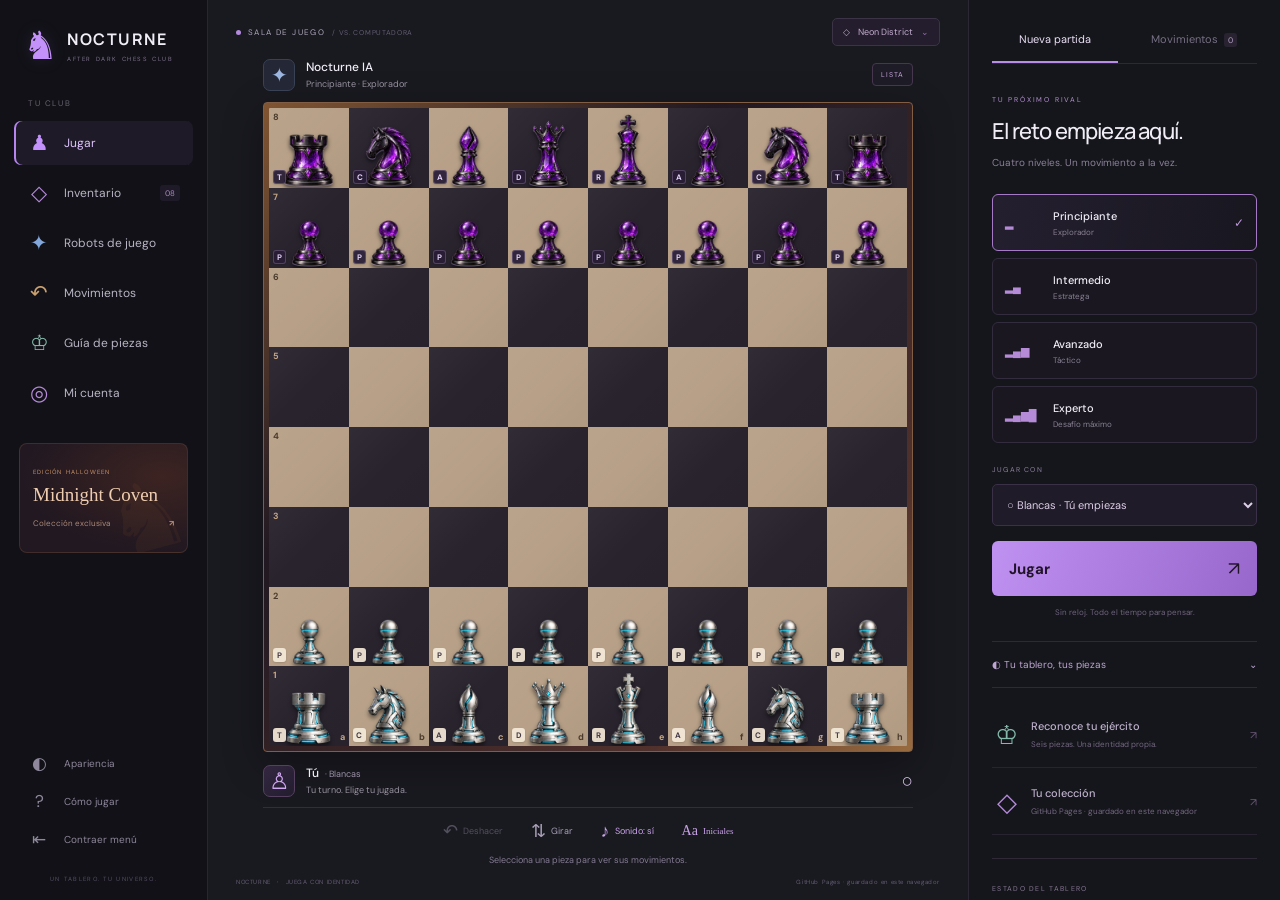
<file: index.html>
<!doctype html>
<html lang="es"><head><meta charset="UTF-8"><meta name="viewport" content="width=device-width,initial-scale=1"><meta name="theme-color" content="#121219"><meta name="description" content="Tu club de ajedrez: juega contra la IA y personaliza tu ejército con colecciones exclusivas."><title>Nocturne · Sala de juego</title><link rel="stylesheet" href="public/style.css?v=20261023-sculpture-v2"><link rel="icon" href="public/icon.svg" type="image/svg+xml"></head>
<body><div class="chess-app">
<aside class="club-nav" aria-label="Menú principal">
<a class="brand" href="./"><span>♞</span><div>NOCTURNE<small>AFTER DARK CHESS CLUB</small></div></a>
<div class="nav-section-label">TU CLUB</div>
<nav><button class="nav-item active" id="navPlay"><span class="nav-icon">♟</span><span class="nav-label">Jugar</span><i></i></button><button class="nav-item" id="openSkins"><span class="nav-icon purple">◇</span><span class="nav-label">Inventario</span><small>08</small></button><button class="nav-item" id="navBots"><span class="nav-icon blue">✦</span><span class="nav-label">Robots de juego</span></button><button class="nav-item" id="navHistory"><span class="nav-icon amber">↶</span><span class="nav-label">Movimientos</span></button><button class="nav-item" id="pieceGuide"><span class="nav-icon mint">♔</span><span class="nav-label">Guía de piezas</span></button><button class="nav-item" id="accountButton"><span class="nav-icon purple">◎</span><span class="nav-label" id="accountLabel">Mi cuenta</span></button></nav>
<button class="season-card" id="seasonSkins"><span class="season-card-icon">♞</span><small>EDICIÓN HALLOWEEN</small><strong>Midnight Coven</strong><span>Colección exclusiva <b>↗</b></span></button>
<div class="nav-bottom"><button class="nav-item" id="navAppearance"><span class="nav-icon">◐</span><span class="nav-label">Apariencia</span></button><button class="nav-item" id="help"><span class="nav-icon">?</span><span class="nav-label">Cómo jugar</span></button><button class="nav-item" id="collapseNav" aria-expanded="true"><span class="nav-icon">⇤</span><span class="nav-label">Contraer menú</span></button><span class="nav-footnote">UN TABLERO. TU UNIVERSO.</span></div>
</aside>
<main class="play-area" id="play">
<div class="room-topline"><span><i></i> SALA DE JUEGO <small>/ VS. COMPUTADORA</small></span><button id="roomSkins">◇ <span id="equippedName">Midnight Coven</span> <b>⌄</b></button></div>
<section class="arena" aria-label="Partida de ajedrez">
<div class="player opponent"><div class="avatar ai">✦</div><div class="player-info"><strong>Nocturne IA</strong><small id="opponent">Principiante · Explorador</small></div><span class="badge" id="aiBadge">LISTA</span></div>
<div class="board-shell"><div id="board" class="board" role="group" aria-label="Tablero de ajedrez"></div></div>
<div class="player you"><div class="avatar">♙</div><div class="player-info"><strong>Tú <span id="youColor">· Blancas</span></strong><small id="status" aria-live="polite">Tu turno. Elige tu jugada.</small></div><span class="player-color" id="armyColor">○</span></div>
<div class="board-tools"><button id="undo" title="Deshacer el último turno">↶ <span>Deshacer</span></button><button id="flip" title="Cambiar orientación del tablero">⇅ <span>Girar</span></button><button id="sound" aria-pressed="true">♪ <span>Sonido: sí</span></button><button id="pieceLabels" aria-pressed="true" title="Mostrar u ocultar las iniciales de las piezas">Aa <span>Iniciales</span></button></div>
<div class="selection-line" id="selectedPieceInfo" aria-live="polite">Selecciona una pieza para ver sus movimientos.</div>
</section>
<div class="play-footer"><span>NOCTURNE <b>·</b> JUEGA CON IDENTIDAD</span><span id="saveStatus" aria-live="polite">Conectando tu colección…</span></div>
</main>
<aside class="control-sidebar" aria-label="Controles de partida">
<div class="panel-tabs" role="tablist"><button id="setupTab" class="active" role="tab" aria-controls="setupPanel" aria-selected="true">Nueva partida</button><button id="movesTab" role="tab" aria-controls="movesPanel" aria-selected="false">Movimientos <span id="moveCount">0</span></button></div>
<section id="setupPanel" role="tabpanel" aria-labelledby="setupTab"><div class="panel-heading"><span class="eyebrow">TU PRÓXIMO RIVAL</span><h1>El reto empieza aquí.</h1><p>Cuatro niveles. Un movimiento a la vez.</p></div><div id="levels" class="levels"></div><label for="side">JUGAR CON</label><select id="side"><option value="w">○ Blancas · Tú empiezas</option><option value="b">● Negras · La IA empieza</option></select><button id="new" class="primary">Jugar <span>↗</span></button><p class="small-note">Sin reloj. Todo el tiempo para pensar.</p>
<details id="appearancePanel" class="appearance-panel"><summary><span>◐ Tu tablero, tus piezas</span><b>⌄</b></summary><div class="appearance-content"><label>TABLERO <span id="themeName">Halloween</span></label><div id="themes" class="swatches"></div><label for="pieces">SKIN DE TU EJÉRCITO</label><select id="pieces"><option value="classic">Heritage · Clásicas</option><option value="modern">Monolith · Titanio</option><option value="mono">Type Club · Cromo</option><option value="cyber">Neon District · Cyberpunk</option><option value="cosmic">Orbit · Cósmicas</option><option value="samurai">Shogun · Bronce</option><option value="amethyst">Amethyst Royale · Cristal</option><option value="halloween">Midnight Coven · Halloween</option></select><button class="collection-link" id="panelSkins">Abrir inventario <span>↗</span></button></div></details>
<div class="quick-links"><button id="guideShortcut"><span class="quick-icon mint">♔</span><span><strong>Reconoce tu ejército</strong><small>Seis piezas. Una identidad propia.</small></span><b>↗</b></button><button id="collectionStatus"><span class="quick-icon purple">◇</span><span><strong>Tu colección</strong><small id="collectionNote">Guardado local</small></span><b>↗</b></button></div>
</section>
<section id="movesPanel" role="tabpanel" aria-labelledby="movesTab" hidden><div class="panel-heading"><span class="eyebrow">EL RECORRIDO</span><h2>Cada jugada cuenta.</h2><p>El historial de tu partida actual.</p></div><div class="journal-head"><span>#</span><span>BLANCAS</span><span>NEGRAS</span></div><div id="moves" class="moves"></div><button id="backToSetup" class="collection-link">Configurar nueva partida <span>↗</span></button></section>
<div class="position"><span>ESTADO DEL TABLERO</span><strong id="position">Posición inicial</strong><div class="balance"><i id="balance"></i></div><small id="material">Material equilibrado</small></div>
<div class="club-motto">Piensa en tu siguiente movimiento.<br><em>La noche es tuya.</em></div>
</aside></div>
<dialog id="modal"><h2 id="modalTitle"></h2><div id="modalContent"></div><button class="primary" id="closeModal">Entendido</button></dialog>
<link rel="preload" href="public/assets/coven-v2.webp" as="image"><link rel="preload" href="public/assets/prism-v2.webp" as="image"><script type="module" src="public/app.js?v=20261023-sculpture-v2"></script></body></html>
</file>
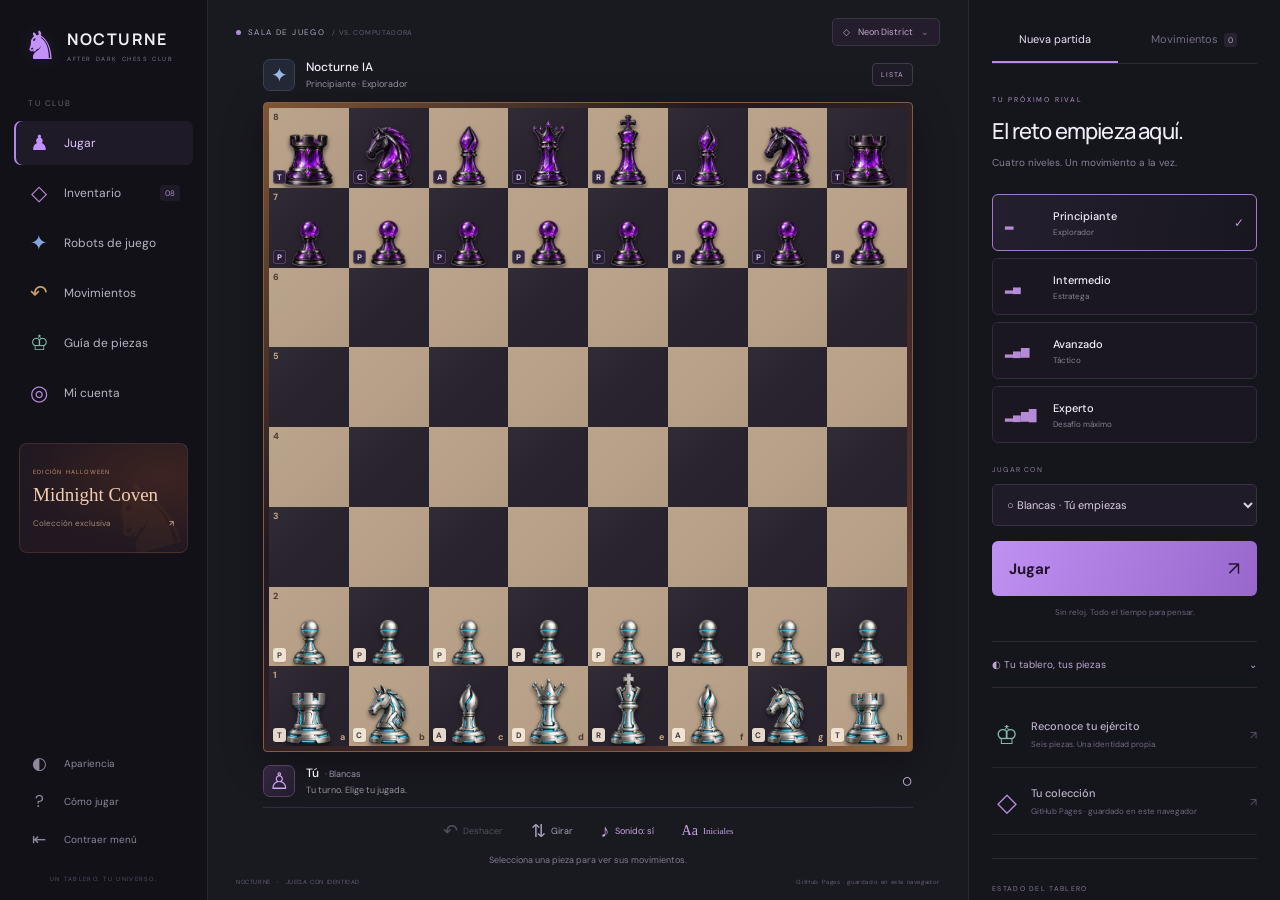
<file: public/game.html>
<!doctype html>
<html lang="es"><head><meta charset="UTF-8"><meta name="viewport" content="width=device-width,initial-scale=1"><meta name="theme-color" content="#121219"><meta name="description" content="Tu club de ajedrez: juega contra la IA y personaliza tu ejército con colecciones exclusivas."><title>Nocturne · Sala de juego</title><link rel="stylesheet" href="style.css?v=20261023-sculpture-v2"><link rel="icon" href="icon.svg" type="image/svg+xml"></head>
<body><div class="chess-app">
<aside class="club-nav" aria-label="Menú principal">
<a class="brand" href="./"><span>♞</span><div>NOCTURNE<small>AFTER DARK CHESS CLUB</small></div></a>
<div class="nav-section-label">TU CLUB</div>
<nav><button class="nav-item active" id="navPlay"><span class="nav-icon">♟</span><span class="nav-label">Jugar</span><i></i></button><button class="nav-item" id="openSkins"><span class="nav-icon purple">◇</span><span class="nav-label">Inventario</span><small>08</small></button><button class="nav-item" id="navBots"><span class="nav-icon blue">✦</span><span class="nav-label">Robots de juego</span></button><button class="nav-item" id="navHistory"><span class="nav-icon amber">↶</span><span class="nav-label">Movimientos</span></button><button class="nav-item" id="pieceGuide"><span class="nav-icon mint">♔</span><span class="nav-label">Guía de piezas</span></button><button class="nav-item" id="accountButton"><span class="nav-icon purple">◎</span><span class="nav-label" id="accountLabel">Mi cuenta</span></button></nav>
<button class="season-card" id="seasonSkins"><span class="season-card-icon">♞</span><small>EDICIÓN HALLOWEEN</small><strong>Midnight Coven</strong><span>Colección exclusiva <b>↗</b></span></button>
<div class="nav-bottom"><button class="nav-item" id="navAppearance"><span class="nav-icon">◐</span><span class="nav-label">Apariencia</span></button><button class="nav-item" id="help"><span class="nav-icon">?</span><span class="nav-label">Cómo jugar</span></button><button class="nav-item" id="collapseNav" aria-expanded="true"><span class="nav-icon">⇤</span><span class="nav-label">Contraer menú</span></button><span class="nav-footnote">UN TABLERO. TU UNIVERSO.</span></div>
</aside>
<main class="play-area" id="play">
<div class="room-topline"><span><i></i> SALA DE JUEGO <small>/ VS. COMPUTADORA</small></span><button id="roomSkins">◇ <span id="equippedName">Midnight Coven</span> <b>⌄</b></button></div>
<section class="arena" aria-label="Partida de ajedrez">
<div class="player opponent"><div class="avatar ai">✦</div><div class="player-info"><strong>Nocturne IA</strong><small id="opponent">Principiante · Explorador</small></div><span class="badge" id="aiBadge">LISTA</span></div>
<div class="board-shell"><div id="board" class="board" role="group" aria-label="Tablero de ajedrez"></div></div>
<div class="player you"><div class="avatar">♙</div><div class="player-info"><strong>Tú <span id="youColor">· Blancas</span></strong><small id="status" aria-live="polite">Tu turno. Elige tu jugada.</small></div><span class="player-color" id="armyColor">○</span></div>
<div class="board-tools"><button id="undo" title="Deshacer el último turno">↶ <span>Deshacer</span></button><button id="flip" title="Cambiar orientación del tablero">⇅ <span>Girar</span></button><button id="sound" aria-pressed="true">♪ <span>Sonido: sí</span></button><button id="pieceLabels" aria-pressed="true" title="Mostrar u ocultar las iniciales de las piezas">Aa <span>Iniciales</span></button></div>
<div class="selection-line" id="selectedPieceInfo" aria-live="polite">Selecciona una pieza para ver sus movimientos.</div>
</section>
<div class="play-footer"><span>NOCTURNE <b>·</b> JUEGA CON IDENTIDAD</span><span id="saveStatus" aria-live="polite">Conectando tu colección…</span></div>
</main>
<aside class="control-sidebar" aria-label="Controles de partida">
<div class="panel-tabs" role="tablist"><button id="setupTab" class="active" role="tab" aria-controls="setupPanel" aria-selected="true">Nueva partida</button><button id="movesTab" role="tab" aria-controls="movesPanel" aria-selected="false">Movimientos <span id="moveCount">0</span></button></div>
<section id="setupPanel" role="tabpanel" aria-labelledby="setupTab"><div class="panel-heading"><span class="eyebrow">TU PRÓXIMO RIVAL</span><h1>El reto empieza aquí.</h1><p>Cuatro niveles. Un movimiento a la vez.</p></div><div id="levels" class="levels"></div><label for="side">JUGAR CON</label><select id="side"><option value="w">○ Blancas · Tú empiezas</option><option value="b">● Negras · La IA empieza</option></select><button id="new" class="primary">Jugar <span>↗</span></button><p class="small-note">Sin reloj. Todo el tiempo para pensar.</p>
<details id="appearancePanel" class="appearance-panel"><summary><span>◐ Tu tablero, tus piezas</span><b>⌄</b></summary><div class="appearance-content"><label>TABLERO <span id="themeName">Halloween</span></label><div id="themes" class="swatches"></div><label for="pieces">SKIN DE TU EJÉRCITO</label><select id="pieces"><option value="classic">Heritage · Clásicas</option><option value="modern">Monolith · Titanio</option><option value="mono">Type Club · Cromo</option><option value="cyber">Neon District · Cyberpunk</option><option value="cosmic">Orbit · Cósmicas</option><option value="samurai">Shogun · Bronce</option><option value="amethyst">Amethyst Royale · Cristal</option><option value="halloween">Midnight Coven · Halloween</option></select><button class="collection-link" id="panelSkins">Abrir inventario <span>↗</span></button></div></details>
<div class="quick-links"><button id="guideShortcut"><span class="quick-icon mint">♔</span><span><strong>Reconoce tu ejército</strong><small>Seis piezas. Una identidad propia.</small></span><b>↗</b></button><button id="collectionStatus"><span class="quick-icon purple">◇</span><span><strong>Tu colección</strong><small id="collectionNote">Guardado local</small></span><b>↗</b></button></div>
</section>
<section id="movesPanel" role="tabpanel" aria-labelledby="movesTab" hidden><div class="panel-heading"><span class="eyebrow">EL RECORRIDO</span><h2>Cada jugada cuenta.</h2><p>El historial de tu partida actual.</p></div><div class="journal-head"><span>#</span><span>BLANCAS</span><span>NEGRAS</span></div><div id="moves" class="moves"></div><button id="backToSetup" class="collection-link">Configurar nueva partida <span>↗</span></button></section>
<div class="position"><span>ESTADO DEL TABLERO</span><strong id="position">Posición inicial</strong><div class="balance"><i id="balance"></i></div><small id="material">Material equilibrado</small></div>
<div class="club-motto">Piensa en tu siguiente movimiento.<br><em>La noche es tuya.</em></div>
</aside></div>
<dialog id="modal"><h2 id="modalTitle"></h2><div id="modalContent"></div><button class="primary" id="closeModal">Entendido</button></dialog>
<link rel="preload" href="assets/coven-v2.webp" as="image"><link rel="preload" href="assets/prism-v2.webp" as="image"><script type="module" src="app.js?v=20261023-sculpture-v2"></script></body></html>
</file>
<file: public/style.css>
@import url('https://fonts.googleapis.com/css2?family=DM+Sans:wght@400;500;600;700&family=Manrope:wght@400;500;600;700;800&display=swap');
:root{--bg:#191920;--nav:#111117;--panel:#15151c;--line:#2b2936;--text:#f0edf6;--muted:#97929f;--accent:#b98af3;--light:#b7a087;--dark:#29232e;--nav-width:208px;--control-width:312px}*{box-sizing:border-box}html{color-scheme:dark}body{margin:0;background:var(--bg);color:var(--text);font:13px 'DM Sans',sans-serif}button,a,select,summary{-webkit-tap-highlight-color:transparent}button,select{font:inherit}button,summary{cursor:pointer}button{color:inherit}button:focus-visible,a:focus-visible,select:focus-visible,summary:focus-visible{outline:2px solid var(--accent);outline-offset:3px}button:disabled{opacity:.4;cursor:default}button[hidden],section[hidden]{display:none!important}.chess-app{display:grid;grid-template-columns:var(--nav-width) minmax(0,1fr) var(--control-width);min-height:100dvh}.club-nav{position:sticky;top:0;display:flex;flex-direction:column;height:100dvh;max-height:100dvh;padding:26px 14px 17px;background:var(--nav);border-right:1px solid #292633;overflow:auto;scrollbar-width:thin;z-index:5}.brand{display:flex;align-items:center;gap:9px;text-decoration:none;color:var(--text);margin:0 9px 33px}.brand>span{font-size:39px;color:#c491fb;line-height:1;filter:drop-shadow(0 0 8px #b575d622)}.brand div{font:700 16px 'Manrope',sans-serif;letter-spacing:1.5px}.brand small{display:block;font:400 6px 'DM Sans',sans-serif;color:#81748f;letter-spacing:1.6px;margin-top:5px}.nav-section-label{font-size:8px;letter-spacing:1.6px;color:#686370;padding:0 14px;margin-bottom:13px}.club-nav nav{display:grid;gap:6px}.nav-item{width:100%;display:flex;align-items:center;gap:13px;border:0;background:transparent;text-align:left;border-radius:7px;padding:12px 13px;color:#b9b4c3;font-size:12px;white-space:nowrap;min-height:44px}.nav-item:hover{background:#ffffff05;color:#f4ebff}.nav-item.active{background:#b98af313;color:#dec4ff;box-shadow:inset 2px 0 #b785f0}.nav-item small{margin-left:auto;color:#a88bbd;background:#ba8ae715;font-size:8px;padding:3px 5px;border-radius:3px}.nav-icon{font-size:21px;line-height:20px;display:inline-grid;place-items:center;min-width:24px;color:#8f889c}.active .nav-icon{color:#c291fc}.purple{color:#b68bdb}.blue{color:#82a7dd}.amber{color:#caa06e}.mint{color:#83b9a9}.nav-bottom{margin-top:auto;padding-top:30px}.nav-bottom .nav-item{font-size:10px;padding:9px 13px;color:#8d8699;min-height:37px}.nav-bottom .nav-icon{font-size:17px}.nav-footnote{font-size:6px;letter-spacing:1.3px;color:#574e65;display:block;text-align:center;margin-top:17px}.season-card{position:relative;overflow:hidden;text-align:left;border:1px solid #63463677;border-radius:8px;background:radial-gradient(ellipse at 85% 30%,#9e4d2438,transparent 70%),#211821;padding:17px 13px;margin:28px 5px 16px;min-height:110px}.season-card small{display:block;font-size:6px;letter-spacing:1.2px;color:#c99468;position:relative}.season-card strong{display:block;font-family:Georgia,serif;font-weight:400;font-size:19px;color:#efcdb0;margin:8px 0 12px;position:relative}.season-card>span:last-child{display:flex;justify-content:space-between;position:relative;font-size:8px;color:#ac8a79}.season-card-icon{position:absolute;right:-2px;top:12px;font-size:95px;color:#ff9d3a0d;transform:rotate(-15deg)}.play-area{min-width:0;display:flex;align-items:center;flex-direction:column;padding:24px 28px 15px;overflow:hidden}.room-topline{display:flex;justify-content:space-between;align-items:center;width:100%;max-width:880px;margin-bottom:17px;color:#ada6bb;font-size:8px;letter-spacing:1.4px;gap:10px}.room-topline>span{display:flex;align-items:center;gap:7px}.room-topline i{width:5px;height:5px;border-radius:50%;background:#b48bdc}.room-topline small{font-size:7px;color:#635d71;letter-spacing:.7px}.room-topline button{font-size:9px;letter-spacing:0;border:1px solid #3c3346;background:#231d2d;color:#c4accf;border-radius:5px;padding:7px 10px;display:flex;gap:8px;align-items:center;white-space:nowrap}.room-topline button b{font-weight:400;color:#8c6ca3}.arena{width:100%;max-width:calc(100dvh - 250px);min-width:0}.player{display:flex;align-items:center;gap:11px;min-height:43px;margin-bottom:12px}.avatar{display:grid;place-items:center;width:37px;height:37px;flex-shrink:0;border-radius:7px;background:linear-gradient(140deg,#332740,#231d2f);border:1px solid #55415f;color:#d3a8f3;font-size:26px}.avatar.ai{font-size:22px;background:#242735;border-color:#384254;color:#9bb6e0}.player-info strong{font-size:12px;font-weight:500}.player small{display:block;font-size:9px;line-height:1.5;color:var(--muted);margin-top:3px}.badge{font-size:7px;letter-spacing:1px;border:1px solid #46364e;color:#c7a6dd;background:#b98af308;padding:6px 8px;border-radius:4px;margin-left:auto;white-space:nowrap}.board-shell{padding:5px;border:1px solid #73583e;border-radius:4px;background:#30252b;box-shadow:0 12px 40px #0005}.board{display:grid;width:100%;aspect-ratio:1;grid-template-columns:repeat(8,minmax(0,1fr));grid-template-rows:repeat(8,minmax(0,1fr));overflow:hidden;border-radius:1px;isolation:isolate}.square{position:relative;display:flex;align-items:flex-end;justify-content:center;background:var(--light);border:0;border-radius:0;padding:0 0 2%;min-height:0;min-width:0;overflow:hidden;color:#4b3b2d}.square.dark{background:var(--dark);color:#c6a784}.square .piece{display:block;width:94%;height:94%;flex-shrink:0;pointer-events:none;z-index:1;position:relative;overflow:hidden;filter:drop-shadow(0 3px 1px #0006)}.square[data-piece="k"] .piece{height:92%;width:88%}.square[data-piece="q"] .piece{height:85%;width:89%}.square[data-piece="b"] .piece{height:78%;width:82%}.square[data-piece="n"] .piece{height:77%;width:90%}.square[data-piece="r"] .piece{height:67%;width:89%}.square[data-piece="p"] .piece{height:59%;width:76%}.rendered-piece{--finish:brightness(1);filter:var(--finish) drop-shadow(0 3px 2px #0007)!important}.finish-steel{--finish:grayscale(.94) brightness(1.1)}.finish-chrome{--finish:grayscale(1) contrast(1.15) brightness(1.16)}.finish-orbit{--finish:hue-rotate(320deg) saturate(.8)}.finish-bronze{--finish:sepia(.7) saturate(1.5) hue-rotate(340deg)}.square[data-color="b"] .rendered-piece{filter:var(--finish) drop-shadow(0 1px 0 #d8bfff66) drop-shadow(0 3px 2px #0009)!important}.piece-mark{position:absolute;left:4px;bottom:4px;min-width:13px;height:14px;padding:1px 3px;border-radius:3px;display:grid;place-items:center;font-size:8px;font-weight:700;background:#f5e9d8eb;color:#443b45;box-shadow:0 1px 2px #0002;z-index:3;pointer-events:none}.square[data-color="b"] .piece-mark{background:#281e36ed;color:#e3d2f9;border:1px solid #b09ac54d}body[data-piece-labels="false"] .piece-mark{display:none}.coord{position:absolute;top:3px;left:4px;font-size:9px;font-weight:700;z-index:4;pointer-events:none}.coord.file{top:auto;left:auto;right:4px;bottom:3px}.square.last{box-shadow:inset 0 0 0 100px #f9cc7940}.square.selected{background:#a6817d;box-shadow:inset 0 0 0 3px #f0d9ff}.square.legal:after{content:'';position:absolute;left:37%;top:37%;width:26%;height:26%;border-radius:50%;background:#bc81ec88;z-index:2}.square.legal.occupied:after{left:4%;top:4%;width:92%;height:92%;background:none;border:3px solid #e0b5ffb3}.square.check{background:#ab4961!important}.square:focus-visible{outline:3px solid #f3d4ff;outline-offset:-3px;z-index:5}.you{margin-top:13px;margin-bottom:10px}.you strong span{font-weight:400;font-size:9px;color:#9e93aa;margin-left:3px}.player-color{margin-left:auto;font-size:19px;color:#d9c2e9}.board-tools{display:flex;align-items:center;justify-content:center;gap:24px;border-top:1px solid #322c3d;padding:12px 0 8px}.board-tools button{display:flex;align-items:center;gap:5px;border:0;background:none;color:#aaa1b8;font-size:18px;padding:2px}.board-tools button:hover{color:#e3c4ff}.board-tools button span{font-size:9px}.board-tools [aria-pressed=true]{color:#c9a3e8}#pieceLabels{font-family:Georgia,serif;font-size:14px}.selection-line{font-size:9px;color:#847b92;text-align:center;line-height:1.5;margin:5px 0 3px;min-height:14px}.play-footer{width:100%;max-width:880px;display:flex;justify-content:space-between;gap:12px;color:#655d73;font-size:6px;letter-spacing:.6px;margin-top:auto;padding-top:12px;line-height:1.6}.play-footer b{font-weight:400;margin:0 4px;color:#a67bce}.control-sidebar{min-width:0;height:100dvh;position:sticky;top:0;background:var(--panel);border-left:1px solid #2b2734;padding:17px 23px 24px;overflow:auto;scrollbar-width:thin;scrollbar-color:#4d3d5d transparent}.panel-tabs{display:flex;gap:13px;border-bottom:1px solid var(--line);margin-bottom:25px}.panel-tabs button{flex:1;background:none;border:0;border-bottom:2px solid transparent;padding:15px 0;color:#766f83;font-size:11px;white-space:nowrap}.panel-tabs button.active{border-bottom-color:#b88ce8;color:#ebe0f6}.panel-tabs span{font-size:8px;background:#292331;color:#b3a0c4;padding:2px 4px;border-radius:3px;margin-left:3px}.eyebrow{font-size:7px;color:#b391ce;letter-spacing:1.8px}.panel-heading h1,.panel-heading h2{font:500 22px 'Manrope',sans-serif;letter-spacing:-.8px;margin:10px 0 8px}.panel-heading p{font-size:10px;color:#8a8198;line-height:1.7;margin:0 0 23px}.levels{display:grid;gap:7px}.level{background:#1a1721;border:1px solid #332b3e;border-radius:6px;display:flex;text-align:left;align-items:center;gap:12px;padding:11px 12px;min-height:57px}.level:hover{border-color:#665275}.level.active{border-color:#a679c7;background:linear-gradient(100deg,#a674d21b,#a674d205)}.level .bars{flex-shrink:0;width:36px;color:#b58bd8;letter-spacing:0;font-size:11px}.level strong{display:block;font-size:11px;font-weight:500}.level small{display:block;font-size:8px;color:#898092;margin-top:4px}.level .check{margin-left:auto;color:#c199e0;font-size:12px}label{display:flex;justify-content:space-between;align-items:center;font-size:7px;letter-spacing:1.2px;color:#8c819c;margin:22px 0 10px}label span{color:#c8b3d6;font-size:8px;letter-spacing:.3px}select{display:block;width:100%;padding:12px 10px;background:#201b29;border:1px solid #3a3047;border-radius:5px;font-size:11px;color:#dbcee7}.primary{width:100%;display:flex;justify-content:space-between;align-items:center;background:linear-gradient(110deg,#bf91f1,#9867cc);border:0;border-radius:6px;color:#211329;font-size:15px;font-weight:700;padding:15px 17px;margin-top:15px;text-decoration:none}.primary:hover{filter:brightness(1.07)}.primary span{font-size:19px;font-weight:400}.small-note{text-align:center;color:#6f647c;font-size:8px;margin:11px 0 24px}.appearance-panel{border-top:1px solid #302737;border-bottom:1px solid #302737}.appearance-panel summary{list-style:none;display:flex;justify-content:space-between;align-items:center;padding:16px 0;font-size:10px;color:#bca5cf}.appearance-panel summary::-webkit-details-marker{display:none}.appearance-panel summary b{font-weight:400}.appearance-panel[open] summary b{transform:rotate(180deg)}.appearance-content{padding-bottom:18px}.appearance-content>label:first-child{margin-top:4px}.swatches{display:grid;grid-template-columns:repeat(8,minmax(0,1fr));gap:7px}.swatch{width:100%;aspect-ratio:1;max-width:29px;border-radius:50%;border:2px solid #17131d;outline:1px solid #44344e;background:linear-gradient(135deg,var(--a) 50%,var(--b) 50%);padding:0}.swatch.active{outline:2px solid #c094e9}.collection-link{background:#b681df0a;border:1px solid #55376e;color:#c6a1df;border-radius:5px;padding:11px;font-size:10px;display:flex;justify-content:space-between;align-items:center;width:100%;margin-top:13px}.quick-links{margin-top:15px;display:grid;gap:2px}.quick-links>button{display:flex;align-items:center;gap:10px;background:none;border:0;border-bottom:1px solid #292230;text-align:left;padding:15px 0;width:100%}.quick-links strong{display:block;font-size:11px;font-weight:500;color:#bdb0cb}.quick-links small{display:block;font-size:8px;line-height:1.6;color:#73677f;margin-top:5px}.quick-links b{margin-left:auto;font-size:11px;color:#675674;font-weight:400}.quick-icon{font-size:26px;min-width:29px;text-align:center}.position{border-top:1px solid #302737;padding-top:19px;margin-top:23px}.position>span{font-size:7px;letter-spacing:1.3px;color:#877792}.position strong{display:block;font-size:11px;font-weight:500;color:#c9b5d8;margin-top:10px}.balance{height:4px;overflow:hidden;border-radius:6px;background:#463250;margin:13px 0 8px}.balance i{display:block;width:50%;height:100%;background:#dbc8ec;transition:width .2s}.position small{font-size:8px;color:#81718e}.club-motto{font-size:9px;line-height:1.9;color:#6b5a79;text-align:center;margin:30px 0 0}.club-motto em{font:italic 18px Georgia,serif;color:#ae8fc6}.journal-head,.move{display:grid;grid-template-columns:28px 1fr 1fr}.journal-head{font-size:7px;color:#877a92;letter-spacing:1px;border-bottom:1px solid #302737;padding:12px 8px}.moves{height:325px;overflow:auto;scrollbar-width:thin;scrollbar-color:#513369 transparent}.move{padding:10px 8px;font-size:12px;font-variant-numeric:tabular-nums}.move>span:first-child{font-size:10px;color:#80728c}.move:nth-child(even){background:#b582db08;border-radius:4px}.empty{font-size:10px;line-height:1.8;text-align:center;color:#897994;padding:60px 0}.empty b{display:block;font-size:36px;color:#806094;font-weight:400;margin-bottom:10px}dialog{background:#17121e;color:#eddef8;border:1px solid #5c3e70;border-radius:12px;padding:28px;width:92%;max-width:440px;max-height:90dvh;overflow:auto;scrollbar-width:thin;scrollbar-color:#68497e #17121e;box-shadow:0 25px 100px #0009}dialog::backdrop{background:#08050dcc;backdrop-filter:blur(7px)}dialog h2{font:500 24px 'Manrope',sans-serif;letter-spacing:-.8px;margin:0 0 16px}#modalContent{font-size:12px;line-height:1.8;color:#bba8ca}dialog .primary{font-size:11px;margin-top:22px;padding:12px 15px}.gallery{max-width:1050px;padding:28px}.gallery-sub{font-size:11px;margin:0 0 22px}.skin-grid{display:grid;grid-template-columns:repeat(4,minmax(0,1fr));gap:13px}.skin-card{padding:0;text-align:left;border-radius:8px;overflow:hidden;background:#211727;border:1px solid #44324f;transition:border-color .2s}.skin-card:hover{border-color:#c497e9}.skin-card.active{border-color:#ba8cde;box-shadow:0 0 0 1px #ba8cde}.skin-card.seasonal{border-color:#8c5d3e}.skin-card.seasonal.active{border-color:#e1a16f;box-shadow:0 0 0 1px #e1a16f}.skin-preview{display:flex;align-items:center;justify-content:center;height:124px;background:conic-gradient(var(--preview-light) 25%,var(--preview-dark) 0 50%,var(--preview-light) 0 75%,var(--preview-dark) 0) 50%/60px 60px}.skin-preview .piece{width:62px;height:84px;overflow:hidden;filter:drop-shadow(0 3px 2px #0005)}.skin-preview .piece:nth-child(2){width:74px;height:105px}.skin-info{display:flex;flex-direction:column;gap:6px;padding:15px}.skin-info small{font-size:6px;letter-spacing:1px;line-height:1.7;color:#be94d5}.skin-card.seasonal .skin-info small{color:#dba06e}.skin-info strong{font-size:17px;font-weight:500;color:#e4d1f0}.skin-info>span{font-size:9px;line-height:1.7;color:#9a83a8;min-height:46px}.skin-info b{font-size:7px;font-weight:500;letter-spacing:.3px;color:#caabe0;margin-top:8px}.gallery-foot{font-size:10px;color:#927c9f;text-align:center;margin-top:20px}.gallery>.primary{max-width:160px;justify-content:center;margin-left:auto;margin-right:auto}.account-summary{display:flex;gap:14px;align-items:center;margin:22px 0}.account-avatar{display:grid;place-items:center;width:52px;height:52px;font-size:30px;background:linear-gradient(140deg,#7744a5,#261c36);border:1px solid #a26bce;border-radius:10px;color:#e2c5ff}.account-summary strong{font-size:14px;word-break:break-word}.account-summary small{display:block;font-size:7px;letter-spacing:.8px;color:#b895d1;margin-top:5px}.owned-list{display:grid;grid-template-columns:1fr 1fr;gap:8px;margin:16px 0 20px}.owned-list span{border:1px solid #60447766;border-radius:4px;padding:7px;font-size:9px}.owned-list .owned{color:#d7b9ef}.owned-list .locked{opacity:.4}.sync-success{color:#b4d9a9}.account-signout{display:block;color:#b59dc7;text-align:center;font-size:10px;margin-top:20px}.promotion{display:flex;gap:8px}.promotion button{background:#8c758c44;border:1px solid #9e75be66;border-radius:7px;width:65px;height:85px;padding:0}.promotion .piece{width:100%;height:100%;overflow:hidden}.piece-guide-grid{display:grid;grid-template-columns:repeat(3,minmax(0,1fr));gap:12px}.piece-guide-card{display:flex;flex-direction:column;align-items:center;text-align:center;padding:14px 8px;border:1px solid #53405e;border-radius:8px;background:#22172c}.piece-guide-card .piece{width:100px;height:112px;max-width:100%;overflow:hidden;filter:drop-shadow(0 4px 3px #0006)}.piece-guide-card strong{font-size:12px;color:#e5d3f1;margin-top:10px}.piece-guide-card small{font-size:9px;color:#a68eb5;line-height:1.7;margin-top:5px;max-width:150px}.piece-guide-card b{display:inline-block;padding:1px 5px;background:#b080d524;color:#d1b2e6;font-size:8px;border-radius:3px;margin-left:5px}.piece-guide{max-width:690px}body[data-board="6"] .board-shell{background:linear-gradient(135deg,#a894ba,#22162f 35%,#5e4379 80%,#ad96c6);border-color:#7d6299}body[data-board="7"] .board-shell{background:linear-gradient(135deg,#805532,#211821 35%,#51312c 80%,#996b3f);border-color:#815d43}.square:not(.selected):not(.check){background-image:linear-gradient(135deg,#ffffff0a,transparent 50%,#0000000a)}.nav-compact{--nav-width:76px}.nav-compact .nav-label,.nav-compact .nav-item small,.nav-compact .brand div,.nav-compact .season-card,.nav-compact .nav-section-label,.nav-compact .nav-footnote{display:none}.nav-compact .brand{margin-left:5px;margin-bottom:35px}.nav-compact .nav-item{justify-content:center;padding:12px 7px}.nav-compact .club-nav{padding-left:10px;padding-right:10px}
@media(min-width:1700px){:root{--nav-width:228px;--control-width:350px}.play-area{padding:28px 40px 17px}.control-sidebar{padding-left:28px;padding-right:28px}.arena{max-width:calc(100dvh - 250px)}}
@media(max-width:1200px){:root{--nav-width:180px;--control-width:280px}.brand{margin-left:4px;gap:6px}.brand div{font-size:14px}.brand small{font-size:5px;letter-spacing:1.3px}.play-area{padding-left:19px;padding-right:19px}.control-sidebar{padding-left:17px;padding-right:17px}.room-topline small{display:none}.nav-item{font-size:11px;gap:9px;padding-left:9px;padding-right:9px}.season-card strong{font-size:17px}.room-topline{font-size:7px;letter-spacing:1px}.room-topline button{font-size:8px;padding:6px}.skin-grid{grid-template-columns:repeat(3,minmax(0,1fr))}}
@media(max-width:1000px) and (min-width:761px){:root{--nav-width:72px;--control-width:270px}.club-nav .nav-label,.club-nav .nav-item small,.brand div,.season-card,.nav-section-label,.nav-footnote{display:none}.club-nav{padding-left:9px;padding-right:9px}.brand{margin-left:6px}.nav-item{justify-content:center;padding:11px 6px}.nav-bottom{padding-top:20px}.play-area{padding-left:15px;padding-right:15px}.board-tools{gap:15px}.play-footer{font-size:5px}.room-topline>span{letter-spacing:.4px}.piece-mark{min-width:11px;height:12px;font-size:7px;left:3px;bottom:3px}}
@media(max-width:760px){:root{--nav-width:0px;--control-width:0px}.chess-app{display:flex;flex-direction:column}.club-nav{position:sticky;height:62px;max-height:62px;flex-direction:row;align-items:center;padding:0 12px;overflow:visible;gap:10px;border-right:0;border-bottom:1px solid #342d3d;background:#111117f5;backdrop-filter:blur(12px)}.brand{margin:0 auto 0 0;gap:6px}.brand>span{font-size:30px}.brand div{font-size:13px;letter-spacing:1px}.brand small{font-size:5px;letter-spacing:1px}.nav-section-label,.season-card,.nav-bottom{display:none}.club-nav nav{display:flex;gap:3px}.nav-item{min-height:34px;width:34px;height:34px;padding:4px;justify-content:center;gap:0}.nav-label,.nav-item small{display:none}.nav-icon{font-size:21px;min-width:24px}.club-nav #navBots,.club-nav #navHistory,.club-nav #pieceGuide{display:none}.club-nav #accountButton{display:flex}.club-nav #accountLabel{display:none}.play-area{padding:16px 12px 15px;overflow:visible;width:100%}.room-topline{font-size:7px;margin-bottom:11px;letter-spacing:.9px}.room-topline small{display:none}.room-topline button{font-size:8px;padding:6px 8px;gap:6px}.arena{max-width:540px;width:100%}.player{min-height:35px;margin-bottom:9px;gap:9px}.avatar{width:32px;height:32px;font-size:23px;border-radius:6px}.avatar.ai{font-size:20px}.player-info strong{font-size:11px}.player small{font-size:8px}.badge{font-size:6px;padding:5px 7px}.board-shell{padding:3px;border-radius:3px}.you{margin-top:10px;margin-bottom:10px}.coord{font-size:8px;left:3px;top:2px}.coord.file{right:3px;bottom:2px}.piece-mark{min-width:10px;height:11px;left:2px;bottom:2px;font-size:6px;padding:0 2px;border-radius:2px}.board-tools{gap:22px;padding-top:11px}.board-tools button span{font-size:8px}.board-tools button{font-size:17px;gap:4px}.selection-line{font-size:8px}.play-footer{max-width:540px;flex-direction:column;gap:5px;align-items:center;margin-top:8px;font-size:6px;padding-top:7px}.control-sidebar{position:relative;height:auto;max-height:none;border-left:0;border-top:1px solid #332b3c;padding:7px 20px 25px;width:100%;overflow:visible}.panel-tabs{margin-bottom:20px;gap:20px}.panel-tabs button{font-size:12px;padding:15px 0}.panel-heading h1,.panel-heading h2{font-size:22px}.panel-heading p{font-size:10px;margin-bottom:18px}.levels{grid-template-columns:1fr 1fr;gap:9px}.level{padding:11px 10px;min-height:62px;gap:9px}.level strong{font-size:11px}.level .bars{width:28px;font-size:13px}.level .check{font-size:10px}.primary{padding:15px 17px;font-size:14px}.appearance-panel summary{font-size:11px}.small-note{font-size:9px}.appearance-content{padding-bottom:20px}.swatch{max-width:34px}.quick-links{grid-template-columns:1fr 1fr;gap:15px}.quick-links strong{font-size:10px}.quick-links small{font-size:7px}.quick-icon{font-size:24px;min-width:25px}.quick-links b{display:none}.position{margin-top:20px}.club-motto{margin-top:20px}.moves{height:260px}.gallery{width:96%;padding:22px 13px}.gallery h2{font-size:23px}.skin-grid{grid-template-columns:repeat(2,minmax(0,1fr));gap:10px}.skin-preview{height:110px;background-size:54px 54px}.skin-preview .piece{width:47px;height:76px}.skin-preview .piece:nth-child(2){width:59px;height:99px}.skin-info{padding:11px}.skin-info strong{font-size:15px}.skin-info small{font-size:5px;letter-spacing:.5px}.skin-info>span{font-size:8px;min-height:42px}.skin-info b{font-size:6px}.gallery-sub{font-size:10px}.gallery-foot{font-size:9px}.piece-guide-grid{gap:8px}.piece-guide-card{padding:12px 6px}.piece-guide-card .piece{height:95px;width:80px}.piece-guide-card strong{font-size:10px}.piece-guide-card small{font-size:8px}.piece-guide{padding:23px 14px}.owned-list span{font-size:9px}.account-summary small{font-size:6px}.nav-compact .brand div{display:block}.nav-compact .club-nav{padding-left:12px;padding-right:12px}.nav-compact .brand{margin:0 auto 0 0}.nav-compact .nav-item{padding:4px}}
@media(prefers-reduced-motion:reduce){*{scroll-behavior:auto!important;transition:none!important}}

@media(min-width:761px){.play-area{padding-top:18px;padding-bottom:12px}.room-topline{margin-bottom:10px}.player{min-height:37px;margin-bottom:9px}.avatar{width:32px;height:32px;font-size:23px}.avatar.ai{font-size:20px}.you{margin-top:10px;margin-bottom:8px}.board-tools{padding-top:9px;padding-bottom:5px}.play-footer{padding-top:8px}.selection-line{margin-top:4px;margin-bottom:2px}}

.skin-preview{align-items:flex-end;padding-bottom:9px}.skin-preview .piece{height:72px;width:62px}.skin-preview .piece:nth-child(2){height:103px;width:72px}.skin-preview .piece:nth-child(3){height:59px;width:51px}
</file>
